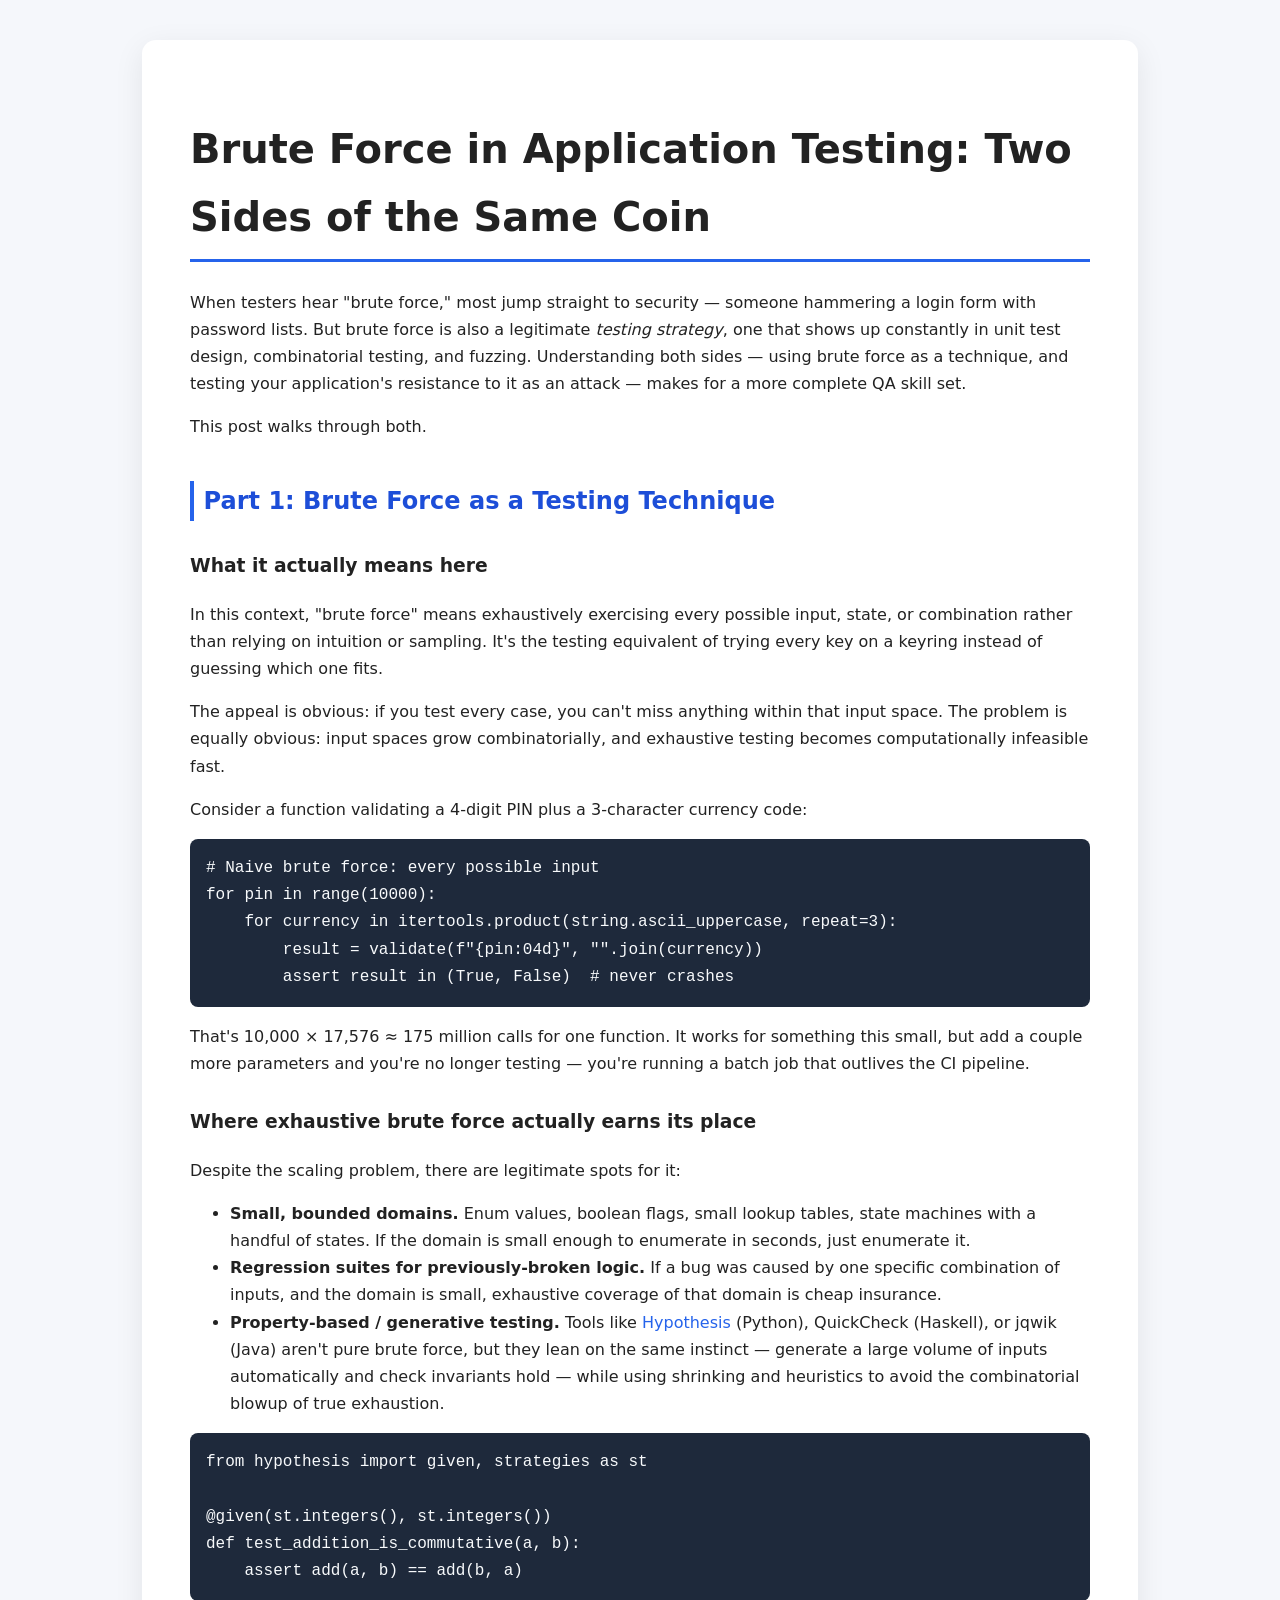
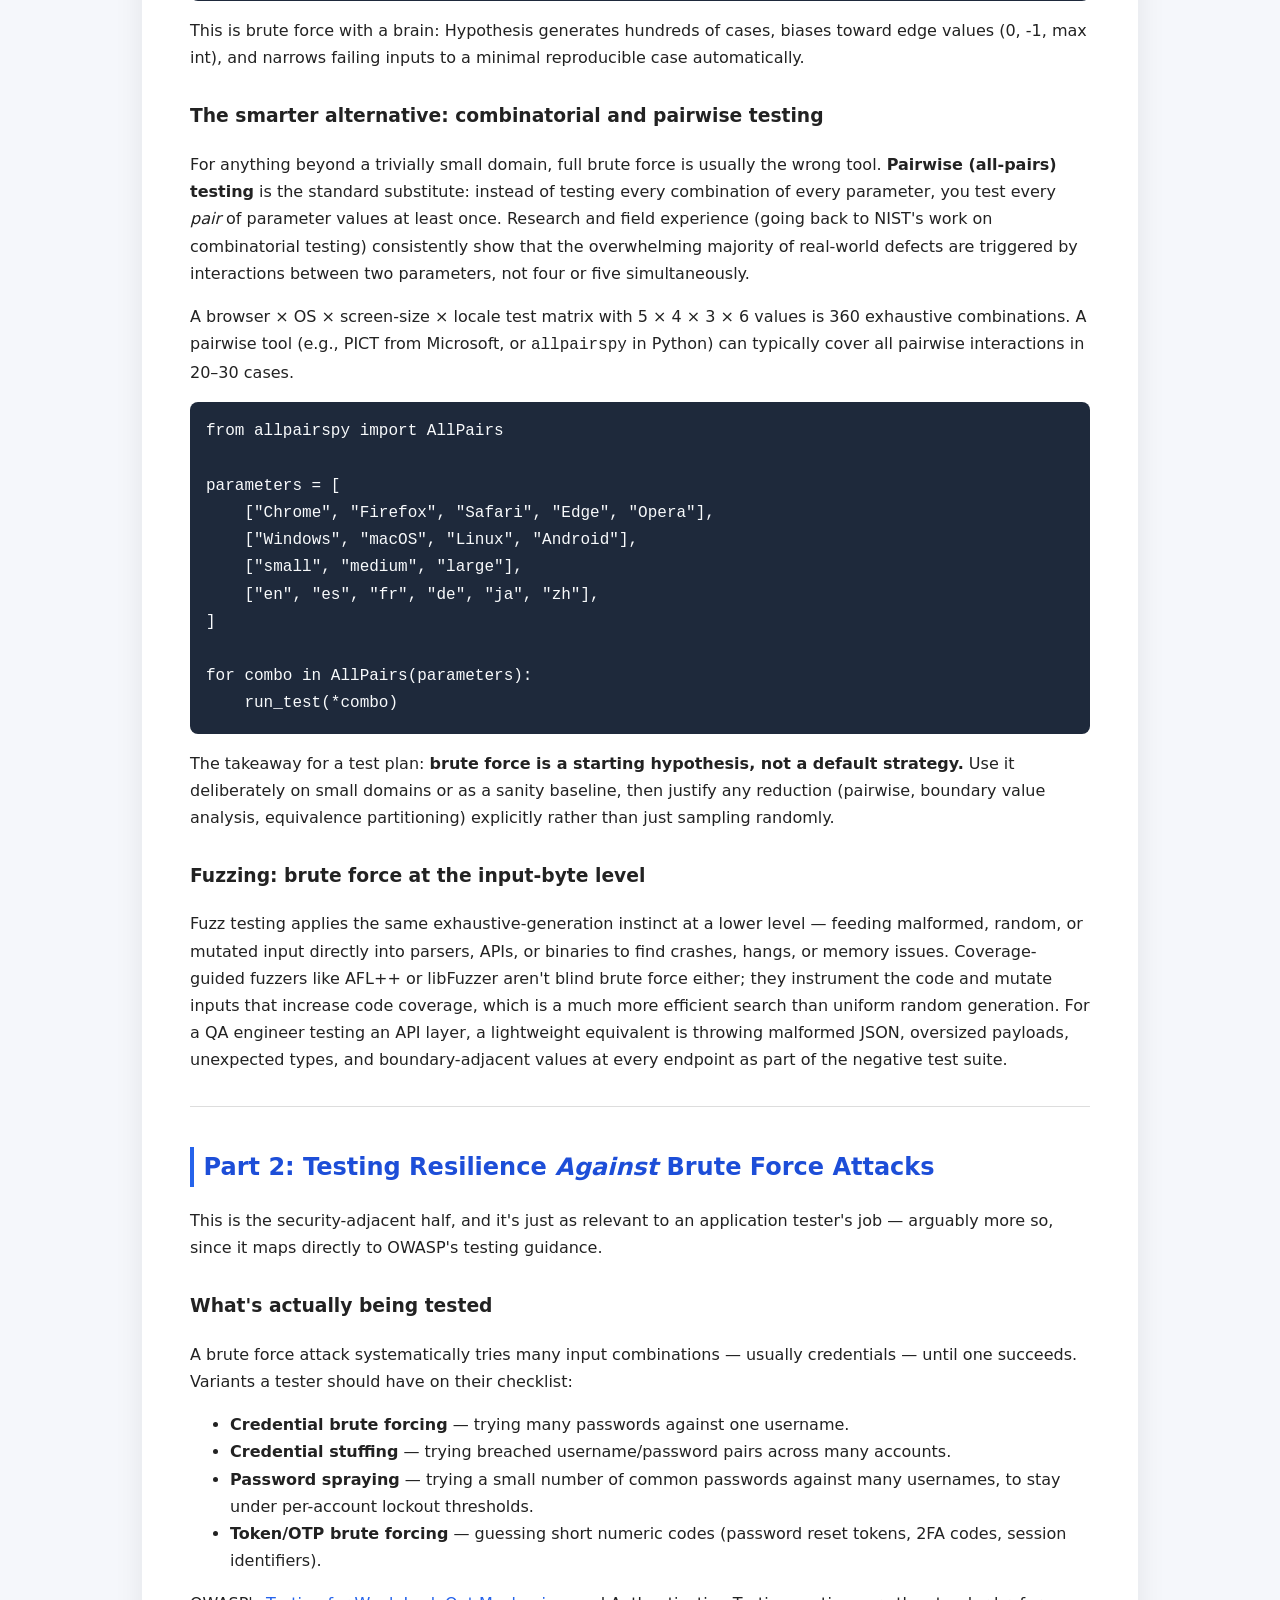
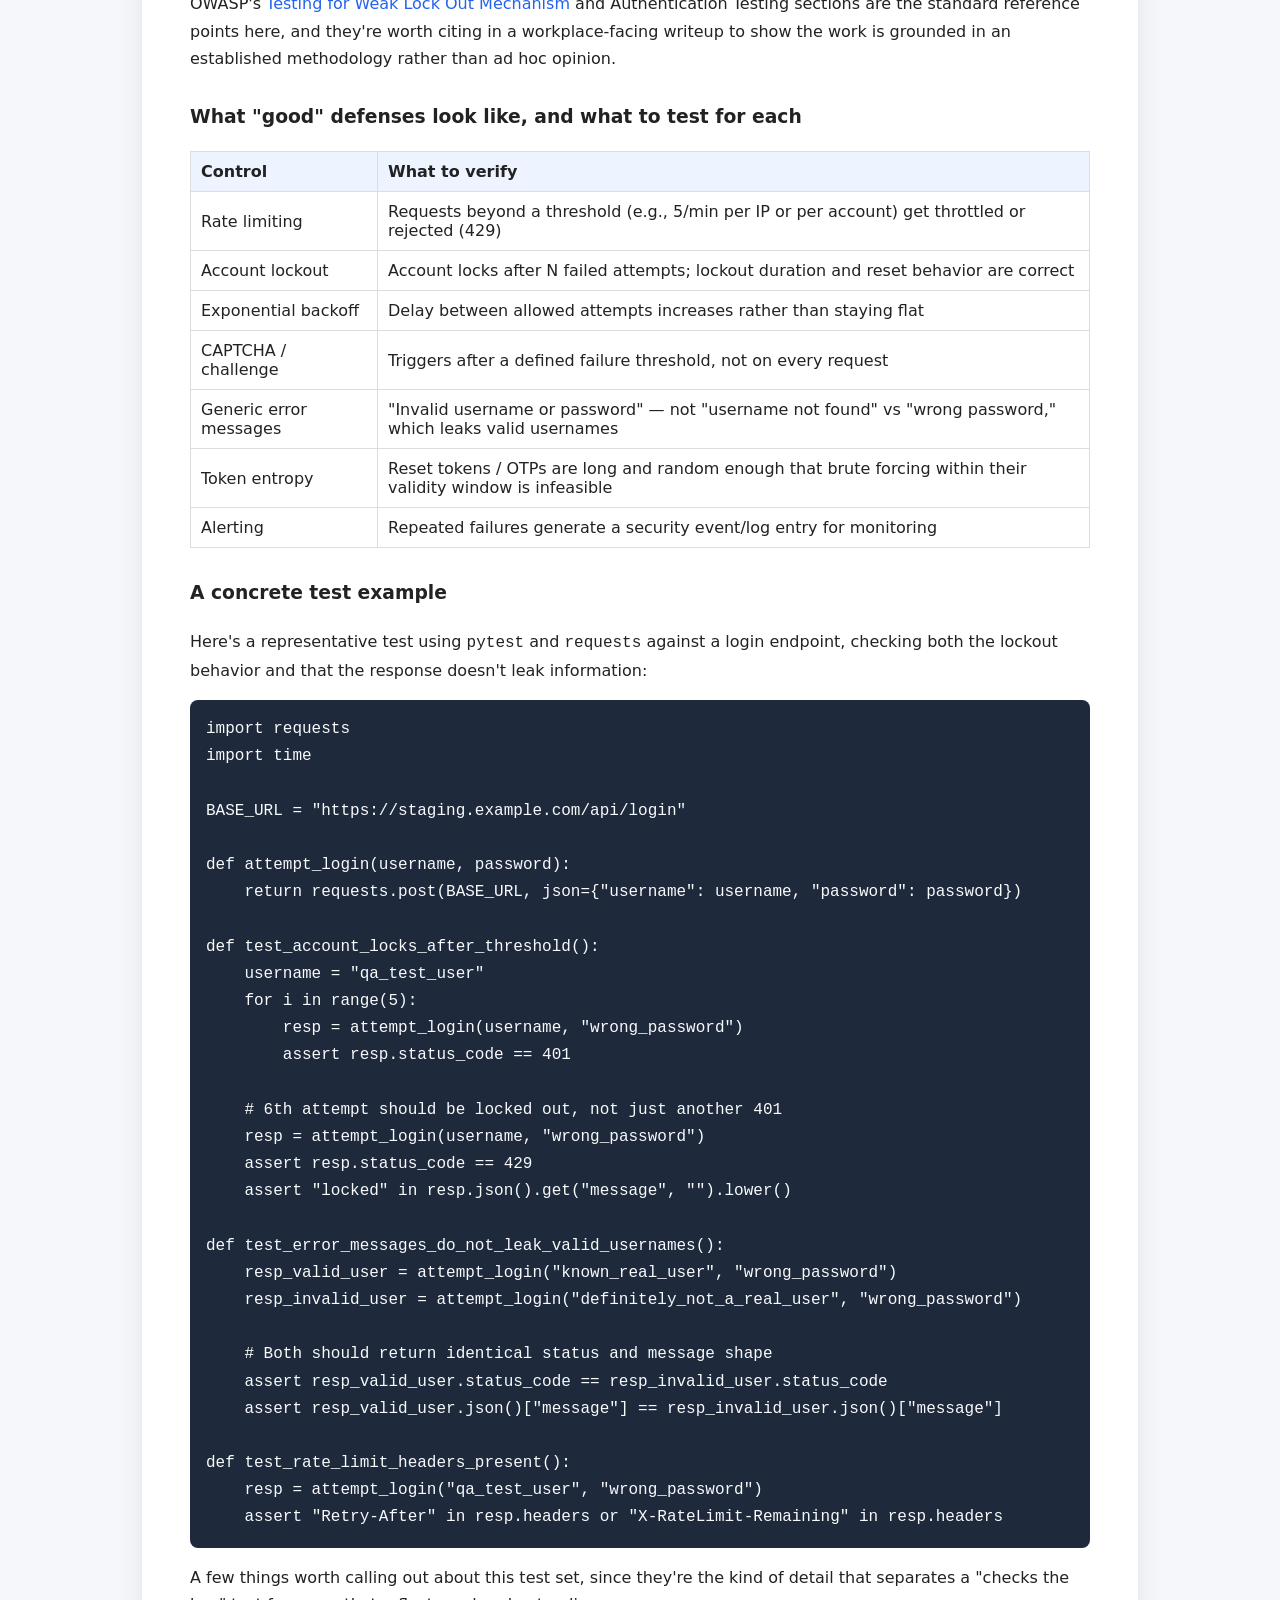
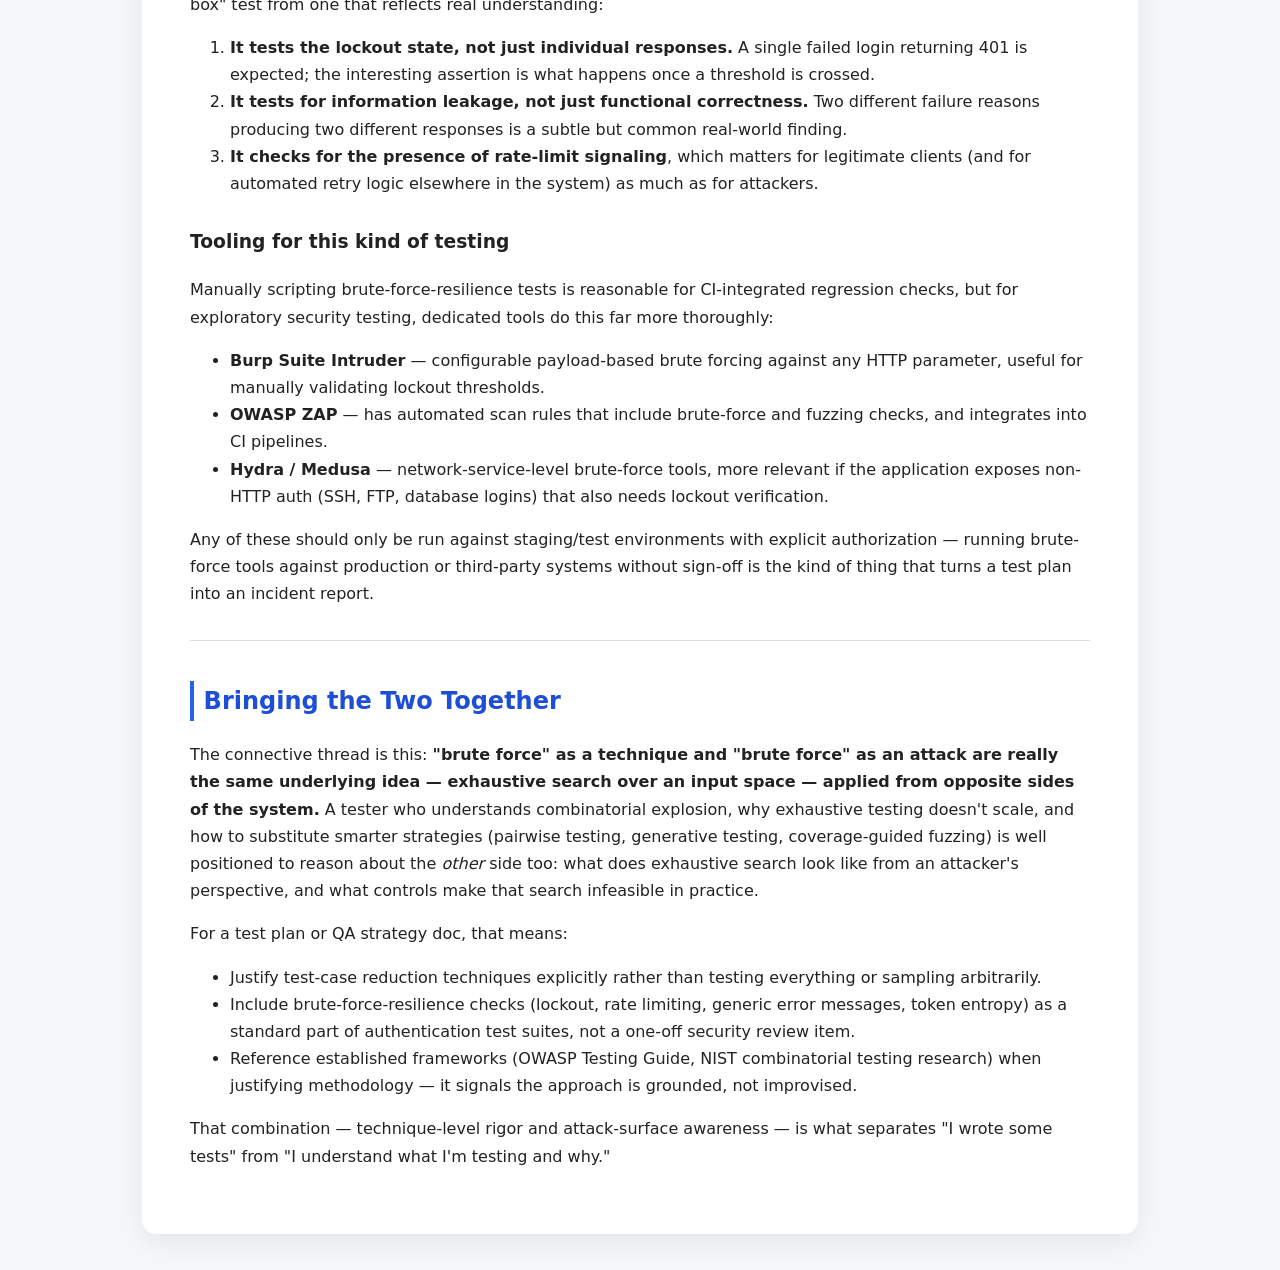
<file: index.html>
<html><head><style>
body{font-family:system-ui,-apple-system,Segoe UI,Roboto,sans-serif;background:#f5f7fb;color:#222;line-height:1.7;margin:0}
.container{max-width:900px;margin:40px auto;background:#fff;padding:48px;border-radius:14px;box-shadow:0 8px 30px rgba(0,0,0,.08)}
h1{font-size:2.5rem;border-bottom:3px solid #2563eb;padding-bottom:.5rem}
h2{margin-top:2.5rem;color:#1d4ed8;border-left:4px solid #2563eb;padding-left:.6rem}
h3{margin-top:1.8rem}
pre{background:#1e293b;color:#f8fafc;padding:16px;border-radius:8px;overflow:auto}
code{font-family:Consolas,monospace}
table{border-collapse:collapse;width:100%;margin:1rem 0}
th,td{border:1px solid #ddd;padding:10px;text-align:left}
th{background:#eef4ff}
blockquote{border-left:4px solid #2563eb;padding-left:1rem;color:#555}
a{color:#2563eb;text-decoration:none}a:hover{text-decoration:underline}
hr{border:none;border-top:1px solid #ddd;margin:2rem 0}
</style></head><body><div class="container"><h1 id="brute-force-in-application-testing-two-sides-of-the-same-coin">Brute Force in Application Testing: Two Sides of the Same Coin</h1>
<p>When testers hear "brute force," most jump straight to security — someone hammering a login form with password lists. But brute force is also a legitimate <em>testing strategy</em>, one that shows up constantly in unit test design, combinatorial testing, and fuzzing. Understanding both sides — using brute force as a technique, and testing your application's resistance to it as an attack — makes for a more complete QA skill set.</p>
<p>This post walks through both.</p>
<h2 id="part-1-brute-force-as-a-testing-technique">Part 1: Brute Force as a Testing Technique</h2>
<h3 id="what-it-actually-means-here">What it actually means here</h3>
<p>In this context, "brute force" means exhaustively exercising every possible input, state, or combination rather than relying on intuition or sampling. It's the testing equivalent of trying every key on a keyring instead of guessing which one fits.</p>
<p>The appeal is obvious: if you test every case, you can't miss anything within that input space. The problem is equally obvious: input spaces grow combinatorially, and exhaustive testing becomes computationally infeasible fast.</p>
<p>Consider a function validating a 4-digit PIN plus a 3-character currency code:</p>
<pre><code class="lang-python"><span class="hljs-comment"># Naive brute force: every possible input</span>
<span class="hljs-keyword">for</span> pin <span class="hljs-keyword">in</span> range(<span class="hljs-number">10000</span>):
    <span class="hljs-keyword">for</span> currency <span class="hljs-keyword">in</span> itertools.product(<span class="hljs-built_in">string</span>.ascii_uppercase, <span class="hljs-keyword">repeat</span>=<span class="hljs-number">3</span>):
        <span class="hljs-literal">result</span> = validate(f<span class="hljs-string">"{pin:04d}"</span>, <span class="hljs-string">""</span>.join(currency))
        assert <span class="hljs-literal">result</span> <span class="hljs-keyword">in</span> (True, False)  <span class="hljs-comment"># never crashes</span>
</code></pre>
<p>That's 10,000 × 17,576 ≈ 175 million calls for one function. It works for something this small, but add a couple more parameters and you're no longer testing — you're running a batch job that outlives the CI pipeline.</p>
<h3 id="where-exhaustive-brute-force-actually-earns-its-place">Where exhaustive brute force actually earns its place</h3>
<p>Despite the scaling problem, there are legitimate spots for it:</p>
<ul>
<li><strong>Small, bounded domains.</strong> Enum values, boolean flags, small lookup tables, state machines with a handful of states. If the domain is small enough to enumerate in seconds, just enumerate it.</li>
<li><strong>Regression suites for previously-broken logic.</strong> If a bug was caused by one specific combination of inputs, and the domain is small, exhaustive coverage of that domain is cheap insurance.</li>
<li><strong>Property-based / generative testing.</strong> Tools like <a href="https://hypothesis.readthedocs.io/">Hypothesis</a> (Python), QuickCheck (Haskell), or jqwik (Java) aren't pure brute force, but they lean on the same instinct — generate a large volume of inputs automatically and check invariants hold — while using shrinking and heuristics to avoid the combinatorial blowup of true exhaustion.</li>
</ul>
<pre><code class="lang-python"><span class="hljs-keyword">from</span> hypothesis <span class="hljs-keyword">import</span> given, strategies <span class="hljs-keyword">as</span> st

<span class="hljs-meta">@given(st.integers(), st.integers())</span>
<span class="hljs-function"><span class="hljs-keyword">def</span> <span class="hljs-title">test_addition_is_commutative</span><span class="hljs-params">(a, b)</span>:</span>
    <span class="hljs-keyword">assert</span> add(a, b) == add(b, a)
</code></pre>
<p>This is brute force with a brain: Hypothesis generates hundreds of cases, biases toward edge values (0, -1, max int), and narrows failing inputs to a minimal reproducible case automatically.</p>
<h3 id="the-smarter-alternative-combinatorial-and-pairwise-testing">The smarter alternative: combinatorial and pairwise testing</h3>
<p>For anything beyond a trivially small domain, full brute force is usually the wrong tool. <strong>Pairwise (all-pairs) testing</strong> is the standard substitute: instead of testing every combination of every parameter, you test every <em>pair</em> of parameter values at least once. Research and field experience (going back to NIST's work on combinatorial testing) consistently show that the overwhelming majority of real-world defects are triggered by interactions between two parameters, not four or five simultaneously.</p>
<p>A browser × OS × screen-size × locale test matrix with 5 × 4 × 3 × 6 values is 360 exhaustive combinations. A pairwise tool (e.g., PICT from Microsoft, or <code>allpairspy</code> in Python) can typically cover all pairwise interactions in 20–30 cases.</p>
<pre><code class="lang-python">from allpairspy import <span class="hljs-symbol">AllPairs</span>

parameters = [
    [<span class="hljs-string">"Chrome"</span>, <span class="hljs-string">"Firefox"</span>, <span class="hljs-string">"Safari"</span>, <span class="hljs-string">"Edge"</span>, <span class="hljs-string">"Opera"</span>],
    [<span class="hljs-string">"Windows"</span>, <span class="hljs-string">"macOS"</span>, <span class="hljs-string">"Linux"</span>, <span class="hljs-string">"Android"</span>],
    [<span class="hljs-string">"small"</span>, <span class="hljs-string">"medium"</span>, <span class="hljs-string">"large"</span>],
    [<span class="hljs-string">"en"</span>, <span class="hljs-string">"es"</span>, <span class="hljs-string">"fr"</span>, <span class="hljs-string">"de"</span>, <span class="hljs-string">"ja"</span>, <span class="hljs-string">"zh"</span>],
]

for combo in <span class="hljs-symbol">AllPairs</span>(parameters):
    run_test(*combo)
</code></pre>
<p>The takeaway for a test plan: <strong>brute force is a starting hypothesis, not a default strategy.</strong> Use it deliberately on small domains or as a sanity baseline, then justify any reduction (pairwise, boundary value analysis, equivalence partitioning) explicitly rather than just sampling randomly.</p>
<h3 id="fuzzing-brute-force-at-the-input-byte-level">Fuzzing: brute force at the input-byte level</h3>
<p>Fuzz testing applies the same exhaustive-generation instinct at a lower level — feeding malformed, random, or mutated input directly into parsers, APIs, or binaries to find crashes, hangs, or memory issues. Coverage-guided fuzzers like AFL++ or libFuzzer aren't blind brute force either; they instrument the code and mutate inputs that increase code coverage, which is a much more efficient search than uniform random generation. For a QA engineer testing an API layer, a lightweight equivalent is throwing malformed JSON, oversized payloads, unexpected types, and boundary-adjacent values at every endpoint as part of the negative test suite.</p>
<hr/>
<h2 id="part-2-testing-resilience-against-brute-force-attacks">Part 2: Testing Resilience <em>Against</em> Brute Force Attacks</h2>
<p>This is the security-adjacent half, and it's just as relevant to an application tester's job — arguably more so, since it maps directly to OWASP's testing guidance.</p>
<h3 id="what-s-actually-being-tested">What's actually being tested</h3>
<p>A brute force attack systematically tries many input combinations — usually credentials — until one succeeds. Variants a tester should have on their checklist:</p>
<ul>
<li><strong>Credential brute forcing</strong> — trying many passwords against one username.</li>
<li><strong>Credential stuffing</strong> — trying breached username/password pairs across many accounts.</li>
<li><strong>Password spraying</strong> — trying a small number of common passwords against many usernames, to stay under per-account lockout thresholds.</li>
<li><strong>Token/OTP brute forcing</strong> — guessing short numeric codes (password reset tokens, 2FA codes, session identifiers).</li>
</ul>
<p>OWASP's <a href="https://owasp.org/www-project-web-security-testing-guide/">Testing for Weak Lock Out Mechanism</a> and Authentication Testing sections are the standard reference points here, and they're worth citing in a workplace-facing writeup to show the work is grounded in an established methodology rather than ad hoc opinion.</p>
<h3 id="what-good-defenses-look-like-and-what-to-test-for-each">What "good" defenses look like, and what to test for each</h3>
<table>
<thead>
<tr>
<th>Control</th>
<th>What to verify</th>
</tr>
</thead>
<tbody>
<tr>
<td>Rate limiting</td>
<td>Requests beyond a threshold (e.g., 5/min per IP or per account) get throttled or rejected (429)</td>
</tr>
<tr>
<td>Account lockout</td>
<td>Account locks after N failed attempts; lockout duration and reset behavior are correct</td>
</tr>
<tr>
<td>Exponential backoff</td>
<td>Delay between allowed attempts increases rather than staying flat</td>
</tr>
<tr>
<td>CAPTCHA / challenge</td>
<td>Triggers after a defined failure threshold, not on every request</td>
</tr>
<tr>
<td>Generic error messages</td>
<td>"Invalid username or password" — not "username not found" vs "wrong password," which leaks valid usernames</td>
</tr>
<tr>
<td>Token entropy</td>
<td>Reset tokens / OTPs are long and random enough that brute forcing within their validity window is infeasible</td>
</tr>
<tr>
<td>Alerting</td>
<td>Repeated failures generate a security event/log entry for monitoring</td>
</tr>
</tbody>
</table>
<h3 id="a-concrete-test-example">A concrete test example</h3>
<p>Here's a representative test using <code>pytest</code> and <code>requests</code> against a login endpoint, checking both the lockout behavior and that the response doesn't leak information:</p>
<pre><code class="lang-python"><span class="hljs-keyword">import</span> requests
<span class="hljs-keyword">import</span> time

BASE_URL = <span class="hljs-string">"https://staging.example.com/api/login"</span>

<span class="hljs-function"><span class="hljs-keyword">def</span> <span class="hljs-title">attempt_login</span><span class="hljs-params">(username, password)</span>:</span>
    <span class="hljs-keyword">return</span> requests.post(BASE_URL, json={<span class="hljs-string">"username"</span>: username, <span class="hljs-string">"password"</span>: password})

<span class="hljs-function"><span class="hljs-keyword">def</span> <span class="hljs-title">test_account_locks_after_threshold</span><span class="hljs-params">()</span>:</span>
    username = <span class="hljs-string">"qa_test_user"</span>
    <span class="hljs-keyword">for</span> i <span class="hljs-keyword">in</span> range(<span class="hljs-number">5</span>):
        resp = attempt_login(username, <span class="hljs-string">"wrong_password"</span>)
        <span class="hljs-keyword">assert</span> resp.status_code == <span class="hljs-number">401</span>

    <span class="hljs-comment"># 6th attempt should be locked out, not just another 401</span>
    resp = attempt_login(username, <span class="hljs-string">"wrong_password"</span>)
    <span class="hljs-keyword">assert</span> resp.status_code == <span class="hljs-number">429</span>
    <span class="hljs-keyword">assert</span> <span class="hljs-string">"locked"</span> <span class="hljs-keyword">in</span> resp.json().get(<span class="hljs-string">"message"</span>, <span class="hljs-string">""</span>).lower()

<span class="hljs-function"><span class="hljs-keyword">def</span> <span class="hljs-title">test_error_messages_do_not_leak_valid_usernames</span><span class="hljs-params">()</span>:</span>
    resp_valid_user = attempt_login(<span class="hljs-string">"known_real_user"</span>, <span class="hljs-string">"wrong_password"</span>)
    resp_invalid_user = attempt_login(<span class="hljs-string">"definitely_not_a_real_user"</span>, <span class="hljs-string">"wrong_password"</span>)

    <span class="hljs-comment"># Both should return identical status and message shape</span>
    <span class="hljs-keyword">assert</span> resp_valid_user.status_code == resp_invalid_user.status_code
    <span class="hljs-keyword">assert</span> resp_valid_user.json()[<span class="hljs-string">"message"</span>] == resp_invalid_user.json()[<span class="hljs-string">"message"</span>]

<span class="hljs-function"><span class="hljs-keyword">def</span> <span class="hljs-title">test_rate_limit_headers_present</span><span class="hljs-params">()</span>:</span>
    resp = attempt_login(<span class="hljs-string">"qa_test_user"</span>, <span class="hljs-string">"wrong_password"</span>)
    <span class="hljs-keyword">assert</span> <span class="hljs-string">"Retry-After"</span> <span class="hljs-keyword">in</span> resp.headers <span class="hljs-keyword">or</span> <span class="hljs-string">"X-RateLimit-Remaining"</span> <span class="hljs-keyword">in</span> resp.headers
</code></pre>
<p>A few things worth calling out about this test set, since they're the kind of detail that separates a "checks the box" test from one that reflects real understanding:</p>
<ol>
<li><strong>It tests the lockout state, not just individual responses.</strong> A single failed login returning 401 is expected; the interesting assertion is what happens once a threshold is crossed.</li>
<li><strong>It tests for information leakage, not just functional correctness.</strong> Two different failure reasons producing two different responses is a subtle but common real-world finding.</li>
<li><strong>It checks for the presence of rate-limit signaling</strong>, which matters for legitimate clients (and for automated retry logic elsewhere in the system) as much as for attackers.</li>
</ol>
<h3 id="tooling-for-this-kind-of-testing">Tooling for this kind of testing</h3>
<p>Manually scripting brute-force-resilience tests is reasonable for CI-integrated regression checks, but for exploratory security testing, dedicated tools do this far more thoroughly:</p>
<ul>
<li><strong>Burp Suite Intruder</strong> — configurable payload-based brute forcing against any HTTP parameter, useful for manually validating lockout thresholds.</li>
<li><strong>OWASP ZAP</strong> — has automated scan rules that include brute-force and fuzzing checks, and integrates into CI pipelines.</li>
<li><strong>Hydra / Medusa</strong> — network-service-level brute-force tools, more relevant if the application exposes non-HTTP auth (SSH, FTP, database logins) that also needs lockout verification.</li>
</ul>
<p>Any of these should only be run against staging/test environments with explicit authorization — running brute-force tools against production or third-party systems without sign-off is the kind of thing that turns a test plan into an incident report.</p>
<hr/>
<h2 id="bringing-the-two-together">Bringing the Two Together</h2>
<p>The connective thread is this: <strong>"brute force" as a technique and "brute force" as an attack are really the same underlying idea — exhaustive search over an input space — applied from opposite sides of the system.</strong> A tester who understands combinatorial explosion, why exhaustive testing doesn't scale, and how to substitute smarter strategies (pairwise testing, generative testing, coverage-guided fuzzing) is well positioned to reason about the <em>other</em> side too: what does exhaustive search look like from an attacker's perspective, and what controls make that search infeasible in practice.</p>
<p>For a test plan or QA strategy doc, that means:</p>
<ul>
<li>Justify test-case reduction techniques explicitly rather than testing everything or sampling arbitrarily.</li>
<li>Include brute-force-resilience checks (lockout, rate limiting, generic error messages, token entropy) as a standard part of authentication test suites, not a one-off security review item.</li>
<li>Reference established frameworks (OWASP Testing Guide, NIST combinatorial testing research) when justifying methodology — it signals the approach is grounded, not improvised.</li>
</ul>
<p>That combination — technique-level rigor and attack-surface awareness — is what separates "I wrote some tests" from "I understand what I'm testing and why."</p>
</div></body></html>
</file>
